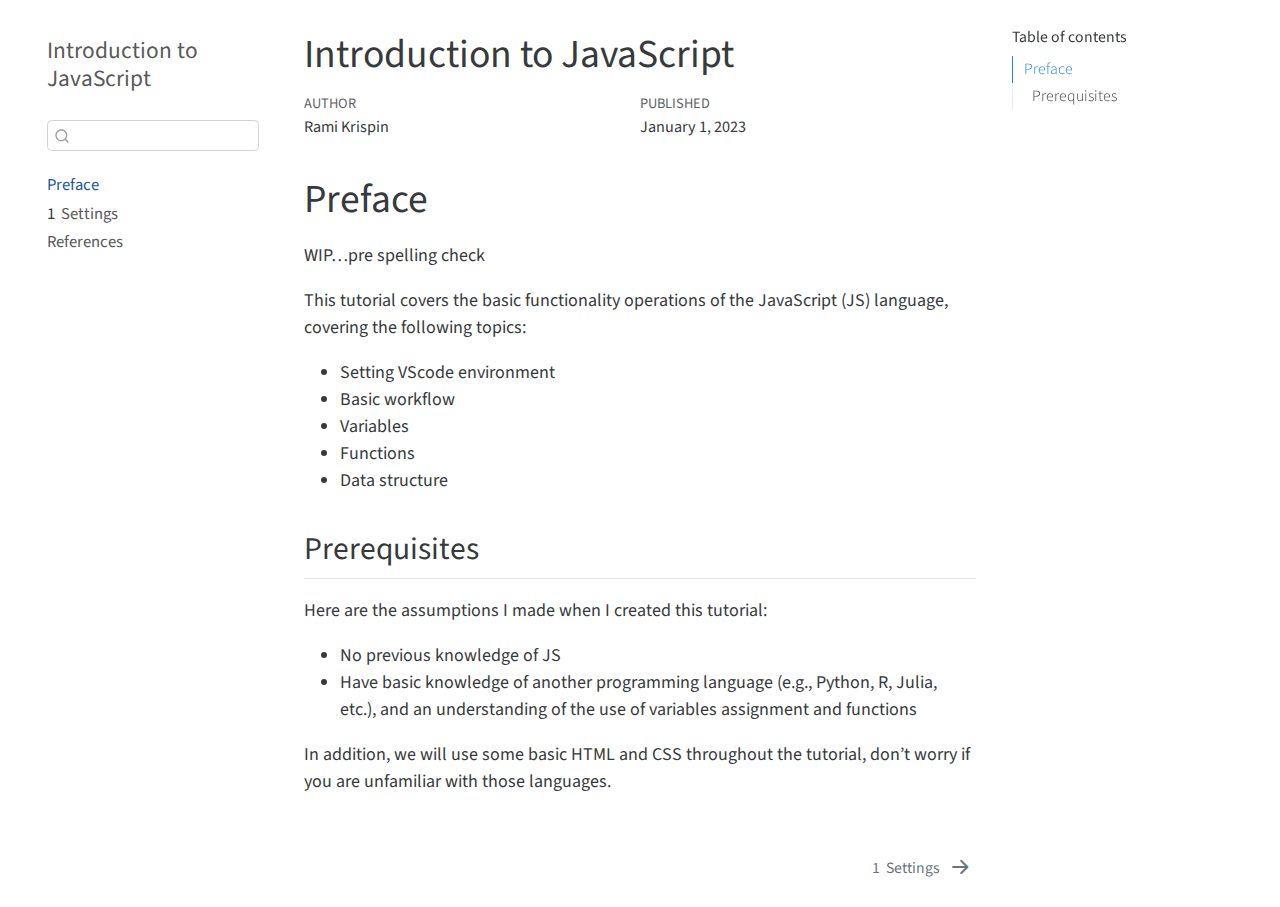
<file: docs/index.html>
<!DOCTYPE html>
<html xmlns="http://www.w3.org/1999/xhtml" lang="en" xml:lang="en"><head>

<meta charset="utf-8">
<meta name="generator" content="quarto-1.2.269">

<meta name="viewport" content="width=device-width, initial-scale=1.0, user-scalable=yes">

<meta name="author" content="Rami Krispin">
<meta name="dcterms.date" content="2023-01-01">

<title>Introduction to JavaScript</title>
<style>
code{white-space: pre-wrap;}
span.smallcaps{font-variant: small-caps;}
div.columns{display: flex; gap: min(4vw, 1.5em);}
div.column{flex: auto; overflow-x: auto;}
div.hanging-indent{margin-left: 1.5em; text-indent: -1.5em;}
ul.task-list{list-style: none;}
ul.task-list li input[type="checkbox"] {
  width: 0.8em;
  margin: 0 0.8em 0.2em -1.6em;
  vertical-align: middle;
}
</style>


<script src="site_libs/quarto-nav/quarto-nav.js"></script>
<script src="site_libs/quarto-nav/headroom.min.js"></script>
<script src="site_libs/clipboard/clipboard.min.js"></script>
<script src="site_libs/quarto-search/autocomplete.umd.js"></script>
<script src="site_libs/quarto-search/fuse.min.js"></script>
<script src="site_libs/quarto-search/quarto-search.js"></script>
<meta name="quarto:offset" content="./">
<link href="./settings.html" rel="next">
<script src="site_libs/quarto-html/quarto.js"></script>
<script src="site_libs/quarto-html/popper.min.js"></script>
<script src="site_libs/quarto-html/tippy.umd.min.js"></script>
<script src="site_libs/quarto-html/anchor.min.js"></script>
<link href="site_libs/quarto-html/tippy.css" rel="stylesheet">
<link href="site_libs/quarto-html/quarto-syntax-highlighting.css" rel="stylesheet" id="quarto-text-highlighting-styles">
<script src="site_libs/bootstrap/bootstrap.min.js"></script>
<link href="site_libs/bootstrap/bootstrap-icons.css" rel="stylesheet">
<link href="site_libs/bootstrap/bootstrap.min.css" rel="stylesheet" id="quarto-bootstrap" data-mode="light">
<script id="quarto-search-options" type="application/json">{
  "location": "sidebar",
  "copy-button": false,
  "collapse-after": 3,
  "panel-placement": "start",
  "type": "textbox",
  "limit": 20,
  "language": {
    "search-no-results-text": "No results",
    "search-matching-documents-text": "matching documents",
    "search-copy-link-title": "Copy link to search",
    "search-hide-matches-text": "Hide additional matches",
    "search-more-match-text": "more match in this document",
    "search-more-matches-text": "more matches in this document",
    "search-clear-button-title": "Clear",
    "search-detached-cancel-button-title": "Cancel",
    "search-submit-button-title": "Submit"
  }
}</script>


</head>

<body class="nav-sidebar floating">

<div id="quarto-search-results"></div>
  <header id="quarto-header" class="headroom fixed-top">
  <nav class="quarto-secondary-nav" data-bs-toggle="collapse" data-bs-target="#quarto-sidebar" aria-controls="quarto-sidebar" aria-expanded="false" aria-label="Toggle sidebar navigation" onclick="if (window.quartoToggleHeadroom) { window.quartoToggleHeadroom(); }">
    <div class="container-fluid d-flex justify-content-between">
      <h1 class="quarto-secondary-nav-title">Introduction to JavaScript</h1>
      <button type="button" class="quarto-btn-toggle btn" aria-label="Show secondary navigation">
        <i class="bi bi-chevron-right"></i>
      </button>
    </div>
  </nav>
</header>
<!-- content -->
<div id="quarto-content" class="quarto-container page-columns page-rows-contents page-layout-article">
<!-- sidebar -->
  <nav id="quarto-sidebar" class="sidebar collapse sidebar-navigation floating overflow-auto">
    <div class="pt-lg-2 mt-2 text-left sidebar-header">
    <div class="sidebar-title mb-0 py-0">
      <a href="./">Introduction to JavaScript</a> 
    </div>
      </div>
      <div class="mt-2 flex-shrink-0 align-items-center">
        <div class="sidebar-search">
        <div id="quarto-search" class="" title="Search"></div>
        </div>
      </div>
    <div class="sidebar-menu-container"> 
    <ul class="list-unstyled mt-1">
        <li class="sidebar-item">
  <div class="sidebar-item-container"> 
  <a href="./index.html" class="sidebar-item-text sidebar-link active">Preface</a>
  </div>
</li>
        <li class="sidebar-item">
  <div class="sidebar-item-container"> 
  <a href="./settings.html" class="sidebar-item-text sidebar-link"><span class="chapter-number">1</span>&nbsp; <span class="chapter-title">Settings</span></a>
  </div>
</li>
        <li class="sidebar-item">
  <div class="sidebar-item-container"> 
  <a href="./references.html" class="sidebar-item-text sidebar-link">References</a>
  </div>
</li>
    </ul>
    </div>
</nav>
<!-- margin-sidebar -->
    <div id="quarto-margin-sidebar" class="sidebar margin-sidebar">
        <nav id="TOC" role="doc-toc" class="toc-active">
    <h2 id="toc-title">Table of contents</h2>
   
  <ul>
  <li><a href="#preface" id="toc-preface" class="nav-link active" data-scroll-target="#preface">Preface</a>
  <ul class="collapse">
  <li><a href="#prerequisites" id="toc-prerequisites" class="nav-link" data-scroll-target="#prerequisites">Prerequisites</a></li>
  </ul></li>
  </ul>
</nav>
    </div>
<!-- main -->
<main class="content" id="quarto-document-content">

<header id="title-block-header" class="quarto-title-block default">
<div class="quarto-title">
<h1 class="title d-none d-lg-block">Introduction to JavaScript</h1>
</div>



<div class="quarto-title-meta">

    <div>
    <div class="quarto-title-meta-heading">Author</div>
    <div class="quarto-title-meta-contents">
             <p>Rami Krispin </p>
          </div>
  </div>
    
    <div>
    <div class="quarto-title-meta-heading">Published</div>
    <div class="quarto-title-meta-contents">
      <p class="date">January 1, 2023</p>
    </div>
  </div>
  
    
  </div>
  

</header>

<section id="preface" class="level1 unnumbered">
<h1 class="unnumbered">Preface</h1>
<p>WIP…pre spelling check</p>
<p>This tutorial covers the basic functionality operations of the JavaScript (JS) language, covering the following topics:</p>
<ul>
<li>Setting VScode environment</li>
<li>Basic workflow</li>
<li>Variables</li>
<li>Functions</li>
<li>Data structure</li>
</ul>
<section id="prerequisites" class="level2">
<h2 class="anchored" data-anchor-id="prerequisites">Prerequisites</h2>
<p>Here are the assumptions I made when I created this tutorial:</p>
<ul>
<li>No previous knowledge of JS</li>
<li>Have basic knowledge of another programming language (e.g., Python, R, Julia, etc.), and an understanding of the use of variables assignment and functions</li>
</ul>
<p>In addition, we will use some basic HTML and CSS throughout the tutorial, don’t worry if you are unfamiliar with those languages.</p>


</section>
</section>

</main> <!-- /main -->
<script id="quarto-html-after-body" type="application/javascript">
window.document.addEventListener("DOMContentLoaded", function (event) {
  const toggleBodyColorMode = (bsSheetEl) => {
    const mode = bsSheetEl.getAttribute("data-mode");
    const bodyEl = window.document.querySelector("body");
    if (mode === "dark") {
      bodyEl.classList.add("quarto-dark");
      bodyEl.classList.remove("quarto-light");
    } else {
      bodyEl.classList.add("quarto-light");
      bodyEl.classList.remove("quarto-dark");
    }
  }
  const toggleBodyColorPrimary = () => {
    const bsSheetEl = window.document.querySelector("link#quarto-bootstrap");
    if (bsSheetEl) {
      toggleBodyColorMode(bsSheetEl);
    }
  }
  toggleBodyColorPrimary();  
  const icon = "";
  const anchorJS = new window.AnchorJS();
  anchorJS.options = {
    placement: 'right',
    icon: icon
  };
  anchorJS.add('.anchored');
  const clipboard = new window.ClipboardJS('.code-copy-button', {
    target: function(trigger) {
      return trigger.previousElementSibling;
    }
  });
  clipboard.on('success', function(e) {
    // button target
    const button = e.trigger;
    // don't keep focus
    button.blur();
    // flash "checked"
    button.classList.add('code-copy-button-checked');
    var currentTitle = button.getAttribute("title");
    button.setAttribute("title", "Copied!");
    let tooltip;
    if (window.bootstrap) {
      button.setAttribute("data-bs-toggle", "tooltip");
      button.setAttribute("data-bs-placement", "left");
      button.setAttribute("data-bs-title", "Copied!");
      tooltip = new bootstrap.Tooltip(button, 
        { trigger: "manual", 
          customClass: "code-copy-button-tooltip",
          offset: [0, -8]});
      tooltip.show();    
    }
    setTimeout(function() {
      if (tooltip) {
        tooltip.hide();
        button.removeAttribute("data-bs-title");
        button.removeAttribute("data-bs-toggle");
        button.removeAttribute("data-bs-placement");
      }
      button.setAttribute("title", currentTitle);
      button.classList.remove('code-copy-button-checked');
    }, 1000);
    // clear code selection
    e.clearSelection();
  });
  function tippyHover(el, contentFn) {
    const config = {
      allowHTML: true,
      content: contentFn,
      maxWidth: 500,
      delay: 100,
      arrow: false,
      appendTo: function(el) {
          return el.parentElement;
      },
      interactive: true,
      interactiveBorder: 10,
      theme: 'quarto',
      placement: 'bottom-start'
    };
    window.tippy(el, config); 
  }
  const noterefs = window.document.querySelectorAll('a[role="doc-noteref"]');
  for (var i=0; i<noterefs.length; i++) {
    const ref = noterefs[i];
    tippyHover(ref, function() {
      // use id or data attribute instead here
      let href = ref.getAttribute('data-footnote-href') || ref.getAttribute('href');
      try { href = new URL(href).hash; } catch {}
      const id = href.replace(/^#\/?/, "");
      const note = window.document.getElementById(id);
      return note.innerHTML;
    });
  }
  const findCites = (el) => {
    const parentEl = el.parentElement;
    if (parentEl) {
      const cites = parentEl.dataset.cites;
      if (cites) {
        return {
          el,
          cites: cites.split(' ')
        };
      } else {
        return findCites(el.parentElement)
      }
    } else {
      return undefined;
    }
  };
  var bibliorefs = window.document.querySelectorAll('a[role="doc-biblioref"]');
  for (var i=0; i<bibliorefs.length; i++) {
    const ref = bibliorefs[i];
    const citeInfo = findCites(ref);
    if (citeInfo) {
      tippyHover(citeInfo.el, function() {
        var popup = window.document.createElement('div');
        citeInfo.cites.forEach(function(cite) {
          var citeDiv = window.document.createElement('div');
          citeDiv.classList.add('hanging-indent');
          citeDiv.classList.add('csl-entry');
          var biblioDiv = window.document.getElementById('ref-' + cite);
          if (biblioDiv) {
            citeDiv.innerHTML = biblioDiv.innerHTML;
          }
          popup.appendChild(citeDiv);
        });
        return popup.innerHTML;
      });
    }
  }
});
</script>
<nav class="page-navigation">
  <div class="nav-page nav-page-previous">
  </div>
  <div class="nav-page nav-page-next">
      <a href="./settings.html" class="pagination-link">
        <span class="nav-page-text"><span class="chapter-number">1</span>&nbsp; <span class="chapter-title">Settings</span></span> <i class="bi bi-arrow-right-short"></i>
      </a>
  </div>
</nav>
</div> <!-- /content -->



</body></html>
</file>
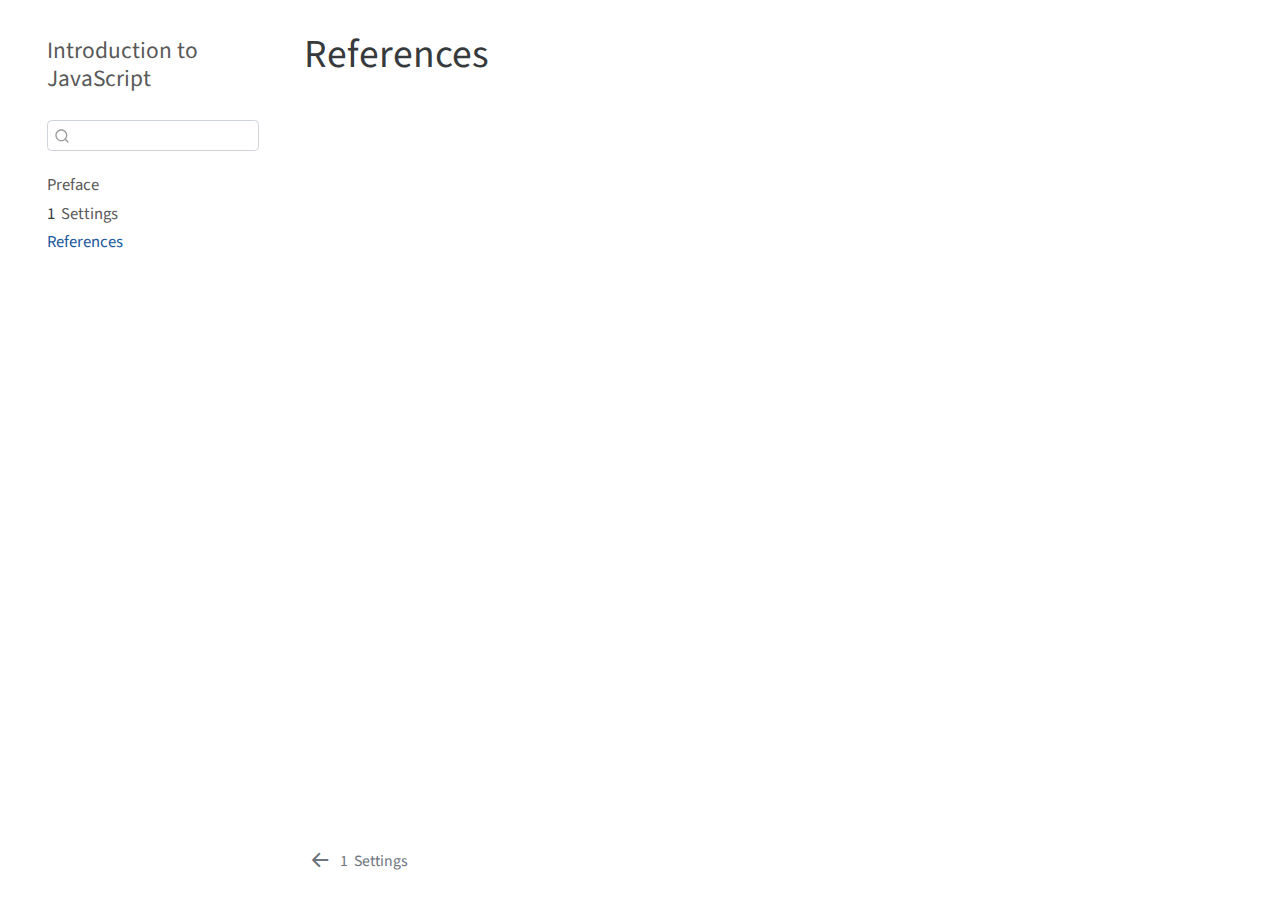
<file: docs/references.html>
<!DOCTYPE html>
<html xmlns="http://www.w3.org/1999/xhtml" lang="en" xml:lang="en"><head>

<meta charset="utf-8">
<meta name="generator" content="quarto-1.2.269">

<meta name="viewport" content="width=device-width, initial-scale=1.0, user-scalable=yes">


<title>Introduction to JavaScript - References</title>
<style>
code{white-space: pre-wrap;}
span.smallcaps{font-variant: small-caps;}
div.columns{display: flex; gap: min(4vw, 1.5em);}
div.column{flex: auto; overflow-x: auto;}
div.hanging-indent{margin-left: 1.5em; text-indent: -1.5em;}
ul.task-list{list-style: none;}
ul.task-list li input[type="checkbox"] {
  width: 0.8em;
  margin: 0 0.8em 0.2em -1.6em;
  vertical-align: middle;
}
div.csl-bib-body { }
div.csl-entry {
  clear: both;
}
.hanging div.csl-entry {
  margin-left:2em;
  text-indent:-2em;
}
div.csl-left-margin {
  min-width:2em;
  float:left;
}
div.csl-right-inline {
  margin-left:2em;
  padding-left:1em;
}
div.csl-indent {
  margin-left: 2em;
}
</style>


<script src="site_libs/quarto-nav/quarto-nav.js"></script>
<script src="site_libs/quarto-nav/headroom.min.js"></script>
<script src="site_libs/clipboard/clipboard.min.js"></script>
<script src="site_libs/quarto-search/autocomplete.umd.js"></script>
<script src="site_libs/quarto-search/fuse.min.js"></script>
<script src="site_libs/quarto-search/quarto-search.js"></script>
<meta name="quarto:offset" content="./">
<link href="./settings.html" rel="prev">
<script src="site_libs/quarto-html/quarto.js"></script>
<script src="site_libs/quarto-html/popper.min.js"></script>
<script src="site_libs/quarto-html/tippy.umd.min.js"></script>
<script src="site_libs/quarto-html/anchor.min.js"></script>
<link href="site_libs/quarto-html/tippy.css" rel="stylesheet">
<link href="site_libs/quarto-html/quarto-syntax-highlighting.css" rel="stylesheet" id="quarto-text-highlighting-styles">
<script src="site_libs/bootstrap/bootstrap.min.js"></script>
<link href="site_libs/bootstrap/bootstrap-icons.css" rel="stylesheet">
<link href="site_libs/bootstrap/bootstrap.min.css" rel="stylesheet" id="quarto-bootstrap" data-mode="light">
<script id="quarto-search-options" type="application/json">{
  "location": "sidebar",
  "copy-button": false,
  "collapse-after": 3,
  "panel-placement": "start",
  "type": "textbox",
  "limit": 20,
  "language": {
    "search-no-results-text": "No results",
    "search-matching-documents-text": "matching documents",
    "search-copy-link-title": "Copy link to search",
    "search-hide-matches-text": "Hide additional matches",
    "search-more-match-text": "more match in this document",
    "search-more-matches-text": "more matches in this document",
    "search-clear-button-title": "Clear",
    "search-detached-cancel-button-title": "Cancel",
    "search-submit-button-title": "Submit"
  }
}</script>


</head>

<body class="nav-sidebar floating">

<div id="quarto-search-results"></div>
  <header id="quarto-header" class="headroom fixed-top">
  <nav class="quarto-secondary-nav" data-bs-toggle="collapse" data-bs-target="#quarto-sidebar" aria-controls="quarto-sidebar" aria-expanded="false" aria-label="Toggle sidebar navigation" onclick="if (window.quartoToggleHeadroom) { window.quartoToggleHeadroom(); }">
    <div class="container-fluid d-flex justify-content-between">
      <h1 class="quarto-secondary-nav-title">References</h1>
      <button type="button" class="quarto-btn-toggle btn" aria-label="Show secondary navigation">
        <i class="bi bi-chevron-right"></i>
      </button>
    </div>
  </nav>
</header>
<!-- content -->
<div id="quarto-content" class="quarto-container page-columns page-rows-contents page-layout-article">
<!-- sidebar -->
  <nav id="quarto-sidebar" class="sidebar collapse sidebar-navigation floating overflow-auto">
    <div class="pt-lg-2 mt-2 text-left sidebar-header">
    <div class="sidebar-title mb-0 py-0">
      <a href="./">Introduction to JavaScript</a> 
    </div>
      </div>
      <div class="mt-2 flex-shrink-0 align-items-center">
        <div class="sidebar-search">
        <div id="quarto-search" class="" title="Search"></div>
        </div>
      </div>
    <div class="sidebar-menu-container"> 
    <ul class="list-unstyled mt-1">
        <li class="sidebar-item">
  <div class="sidebar-item-container"> 
  <a href="./index.html" class="sidebar-item-text sidebar-link">Preface</a>
  </div>
</li>
        <li class="sidebar-item">
  <div class="sidebar-item-container"> 
  <a href="./settings.html" class="sidebar-item-text sidebar-link"><span class="chapter-number">1</span>&nbsp; <span class="chapter-title">Settings</span></a>
  </div>
</li>
        <li class="sidebar-item">
  <div class="sidebar-item-container"> 
  <a href="./references.html" class="sidebar-item-text sidebar-link active">References</a>
  </div>
</li>
    </ul>
    </div>
</nav>
<!-- margin-sidebar -->
    <div id="quarto-margin-sidebar" class="sidebar margin-sidebar">
        
    </div>
<!-- main -->
<main class="content" id="quarto-document-content">

<header id="title-block-header" class="quarto-title-block default">
<div class="quarto-title">
<h1 class="title d-none d-lg-block">References</h1>
</div>



<div class="quarto-title-meta">

    
  
    
  </div>
  

</header>

<div id="refs" role="doc-bibliography">

</div>



</main> <!-- /main -->
<script id="quarto-html-after-body" type="application/javascript">
window.document.addEventListener("DOMContentLoaded", function (event) {
  const toggleBodyColorMode = (bsSheetEl) => {
    const mode = bsSheetEl.getAttribute("data-mode");
    const bodyEl = window.document.querySelector("body");
    if (mode === "dark") {
      bodyEl.classList.add("quarto-dark");
      bodyEl.classList.remove("quarto-light");
    } else {
      bodyEl.classList.add("quarto-light");
      bodyEl.classList.remove("quarto-dark");
    }
  }
  const toggleBodyColorPrimary = () => {
    const bsSheetEl = window.document.querySelector("link#quarto-bootstrap");
    if (bsSheetEl) {
      toggleBodyColorMode(bsSheetEl);
    }
  }
  toggleBodyColorPrimary();  
  const icon = "";
  const anchorJS = new window.AnchorJS();
  anchorJS.options = {
    placement: 'right',
    icon: icon
  };
  anchorJS.add('.anchored');
  const clipboard = new window.ClipboardJS('.code-copy-button', {
    target: function(trigger) {
      return trigger.previousElementSibling;
    }
  });
  clipboard.on('success', function(e) {
    // button target
    const button = e.trigger;
    // don't keep focus
    button.blur();
    // flash "checked"
    button.classList.add('code-copy-button-checked');
    var currentTitle = button.getAttribute("title");
    button.setAttribute("title", "Copied!");
    let tooltip;
    if (window.bootstrap) {
      button.setAttribute("data-bs-toggle", "tooltip");
      button.setAttribute("data-bs-placement", "left");
      button.setAttribute("data-bs-title", "Copied!");
      tooltip = new bootstrap.Tooltip(button, 
        { trigger: "manual", 
          customClass: "code-copy-button-tooltip",
          offset: [0, -8]});
      tooltip.show();    
    }
    setTimeout(function() {
      if (tooltip) {
        tooltip.hide();
        button.removeAttribute("data-bs-title");
        button.removeAttribute("data-bs-toggle");
        button.removeAttribute("data-bs-placement");
      }
      button.setAttribute("title", currentTitle);
      button.classList.remove('code-copy-button-checked');
    }, 1000);
    // clear code selection
    e.clearSelection();
  });
  function tippyHover(el, contentFn) {
    const config = {
      allowHTML: true,
      content: contentFn,
      maxWidth: 500,
      delay: 100,
      arrow: false,
      appendTo: function(el) {
          return el.parentElement;
      },
      interactive: true,
      interactiveBorder: 10,
      theme: 'quarto',
      placement: 'bottom-start'
    };
    window.tippy(el, config); 
  }
  const noterefs = window.document.querySelectorAll('a[role="doc-noteref"]');
  for (var i=0; i<noterefs.length; i++) {
    const ref = noterefs[i];
    tippyHover(ref, function() {
      // use id or data attribute instead here
      let href = ref.getAttribute('data-footnote-href') || ref.getAttribute('href');
      try { href = new URL(href).hash; } catch {}
      const id = href.replace(/^#\/?/, "");
      const note = window.document.getElementById(id);
      return note.innerHTML;
    });
  }
  const findCites = (el) => {
    const parentEl = el.parentElement;
    if (parentEl) {
      const cites = parentEl.dataset.cites;
      if (cites) {
        return {
          el,
          cites: cites.split(' ')
        };
      } else {
        return findCites(el.parentElement)
      }
    } else {
      return undefined;
    }
  };
  var bibliorefs = window.document.querySelectorAll('a[role="doc-biblioref"]');
  for (var i=0; i<bibliorefs.length; i++) {
    const ref = bibliorefs[i];
    const citeInfo = findCites(ref);
    if (citeInfo) {
      tippyHover(citeInfo.el, function() {
        var popup = window.document.createElement('div');
        citeInfo.cites.forEach(function(cite) {
          var citeDiv = window.document.createElement('div');
          citeDiv.classList.add('hanging-indent');
          citeDiv.classList.add('csl-entry');
          var biblioDiv = window.document.getElementById('ref-' + cite);
          if (biblioDiv) {
            citeDiv.innerHTML = biblioDiv.innerHTML;
          }
          popup.appendChild(citeDiv);
        });
        return popup.innerHTML;
      });
    }
  }
});
</script>
<nav class="page-navigation">
  <div class="nav-page nav-page-previous">
      <a href="./settings.html" class="pagination-link">
        <i class="bi bi-arrow-left-short"></i> <span class="nav-page-text"><span class="chapter-number">1</span>&nbsp; <span class="chapter-title">Settings</span></span>
      </a>          
  </div>
  <div class="nav-page nav-page-next">
  </div>
</nav>
</div> <!-- /content -->



</body></html>
</file>
<file: docs/site_libs/quarto-html/tippy.css>
.tippy-box[data-animation=fade][data-state=hidden]{opacity:0}[data-tippy-root]{max-width:calc(100vw - 10px)}.tippy-box{position:relative;background-color:#333;color:#fff;border-radius:4px;font-size:14px;line-height:1.4;white-space:normal;outline:0;transition-property:transform,visibility,opacity}.tippy-box[data-placement^=top]>.tippy-arrow{bottom:0}.tippy-box[data-placement^=top]>.tippy-arrow:before{bottom:-7px;left:0;border-width:8px 8px 0;border-top-color:initial;transform-origin:center top}.tippy-box[data-placement^=bottom]>.tippy-arrow{top:0}.tippy-box[data-placement^=bottom]>.tippy-arrow:before{top:-7px;left:0;border-width:0 8px 8px;border-bottom-color:initial;transform-origin:center bottom}.tippy-box[data-placement^=left]>.tippy-arrow{right:0}.tippy-box[data-placement^=left]>.tippy-arrow:before{border-width:8px 0 8px 8px;border-left-color:initial;right:-7px;transform-origin:center left}.tippy-box[data-placement^=right]>.tippy-arrow{left:0}.tippy-box[data-placement^=right]>.tippy-arrow:before{left:-7px;border-width:8px 8px 8px 0;border-right-color:initial;transform-origin:center right}.tippy-box[data-inertia][data-state=visible]{transition-timing-function:cubic-bezier(.54,1.5,.38,1.11)}.tippy-arrow{width:16px;height:16px;color:#333}.tippy-arrow:before{content:"";position:absolute;border-color:transparent;border-style:solid}.tippy-content{position:relative;padding:5px 9px;z-index:1}
</file>
<file: docs/site_libs/quarto-html/quarto-syntax-highlighting.css>
/* quarto syntax highlight colors */
:root {
  --quarto-hl-ot-color: #003B4F;
  --quarto-hl-at-color: #657422;
  --quarto-hl-ss-color: #20794D;
  --quarto-hl-an-color: #5E5E5E;
  --quarto-hl-fu-color: #4758AB;
  --quarto-hl-st-color: #20794D;
  --quarto-hl-cf-color: #003B4F;
  --quarto-hl-op-color: #5E5E5E;
  --quarto-hl-er-color: #AD0000;
  --quarto-hl-bn-color: #AD0000;
  --quarto-hl-al-color: #AD0000;
  --quarto-hl-va-color: #111111;
  --quarto-hl-bu-color: inherit;
  --quarto-hl-ex-color: inherit;
  --quarto-hl-pp-color: #AD0000;
  --quarto-hl-in-color: #5E5E5E;
  --quarto-hl-vs-color: #20794D;
  --quarto-hl-wa-color: #5E5E5E;
  --quarto-hl-do-color: #5E5E5E;
  --quarto-hl-im-color: #00769E;
  --quarto-hl-ch-color: #20794D;
  --quarto-hl-dt-color: #AD0000;
  --quarto-hl-fl-color: #AD0000;
  --quarto-hl-co-color: #5E5E5E;
  --quarto-hl-cv-color: #5E5E5E;
  --quarto-hl-cn-color: #8f5902;
  --quarto-hl-sc-color: #5E5E5E;
  --quarto-hl-dv-color: #AD0000;
  --quarto-hl-kw-color: #003B4F;
}

/* other quarto variables */
:root {
  --quarto-font-monospace: SFMono-Regular, Menlo, Monaco, Consolas, "Liberation Mono", "Courier New", monospace;
}

pre > code.sourceCode > span {
  color: #003B4F;
}

code span {
  color: #003B4F;
}

code.sourceCode > span {
  color: #003B4F;
}

div.sourceCode,
div.sourceCode pre.sourceCode {
  color: #003B4F;
}

code span.ot {
  color: #003B4F;
}

code span.at {
  color: #657422;
}

code span.ss {
  color: #20794D;
}

code span.an {
  color: #5E5E5E;
}

code span.fu {
  color: #4758AB;
}

code span.st {
  color: #20794D;
}

code span.cf {
  color: #003B4F;
}

code span.op {
  color: #5E5E5E;
}

code span.er {
  color: #AD0000;
}

code span.bn {
  color: #AD0000;
}

code span.al {
  color: #AD0000;
}

code span.va {
  color: #111111;
}

code span.pp {
  color: #AD0000;
}

code span.in {
  color: #5E5E5E;
}

code span.vs {
  color: #20794D;
}

code span.wa {
  color: #5E5E5E;
  font-style: italic;
}

code span.do {
  color: #5E5E5E;
  font-style: italic;
}

code span.im {
  color: #00769E;
}

code span.ch {
  color: #20794D;
}

code span.dt {
  color: #AD0000;
}

code span.fl {
  color: #AD0000;
}

code span.co {
  color: #5E5E5E;
}

code span.cv {
  color: #5E5E5E;
  font-style: italic;
}

code span.cn {
  color: #8f5902;
}

code span.sc {
  color: #5E5E5E;
}

code span.dv {
  color: #AD0000;
}

code span.kw {
  color: #003B4F;
}

.prevent-inlining {
  content: "</";
}

/*# sourceMappingURL=debc5d5d77c3f9108843748ff7464032.css.map */
</file>
